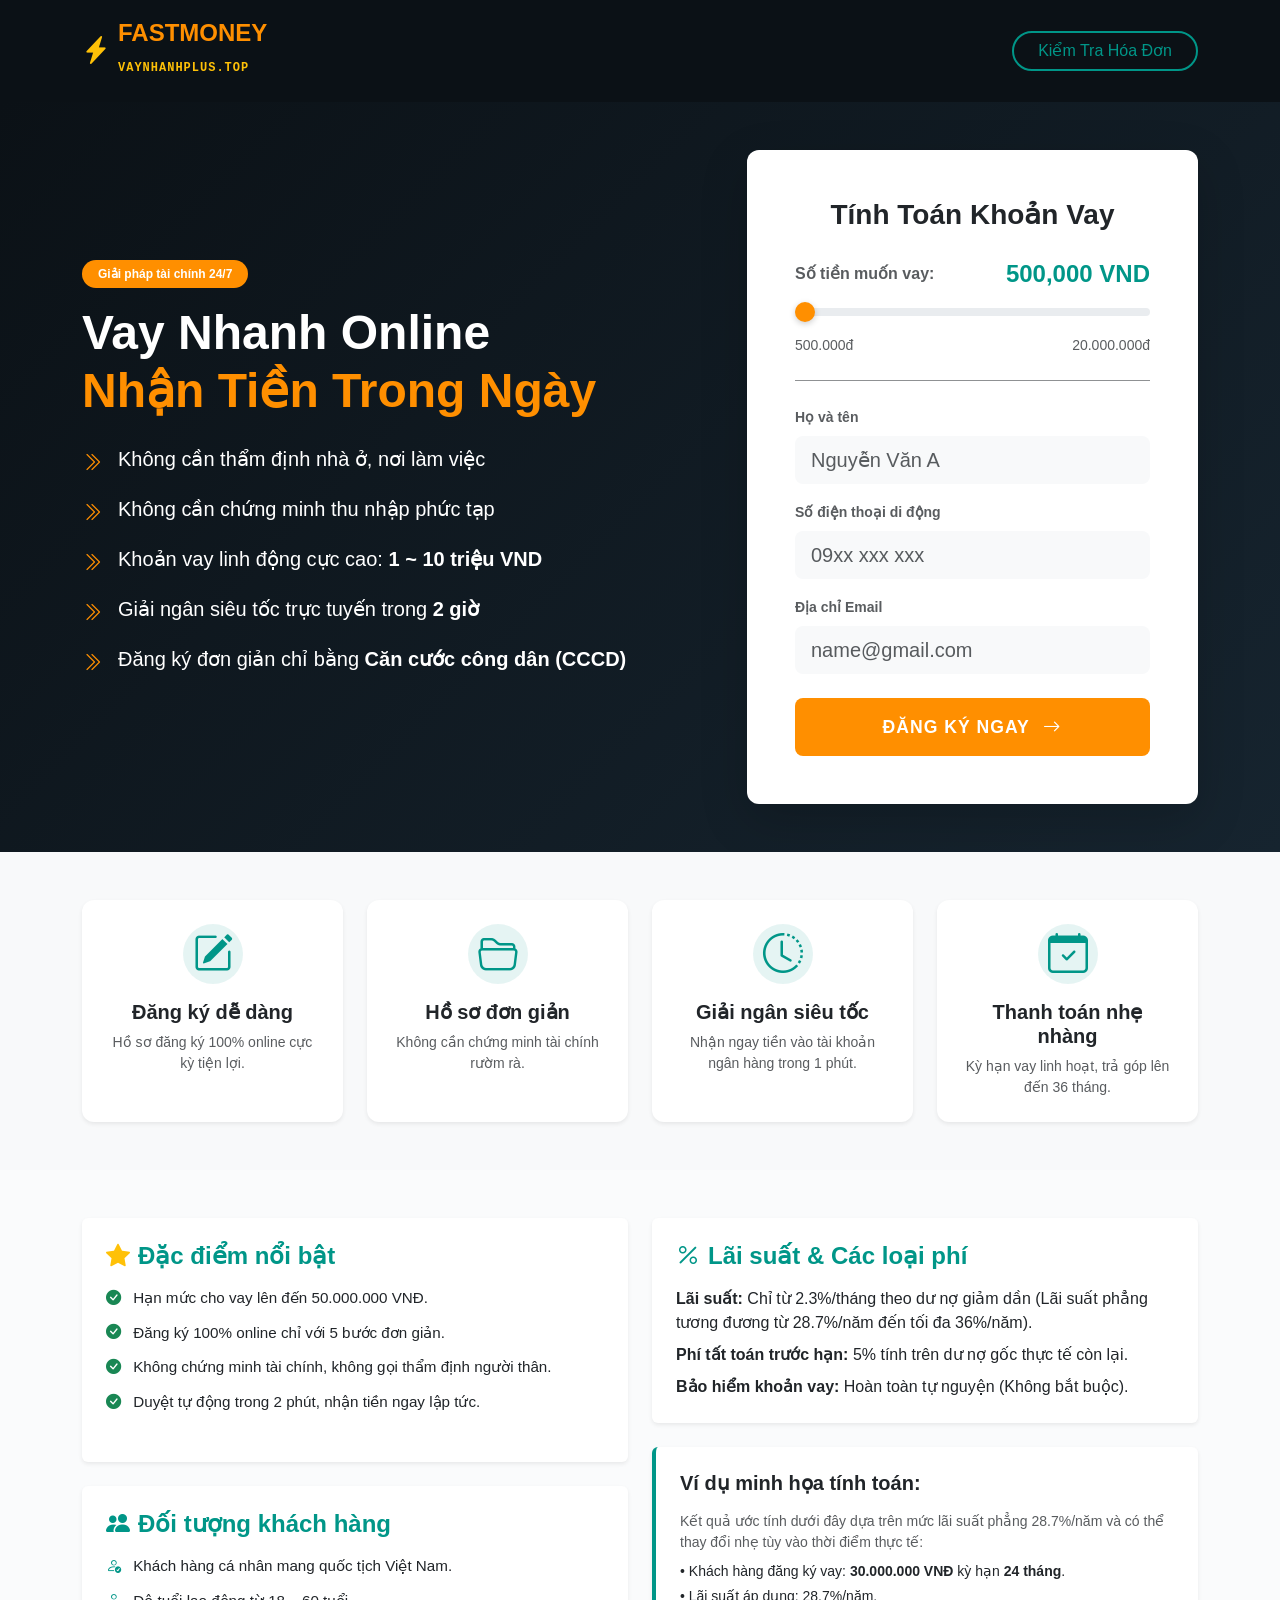
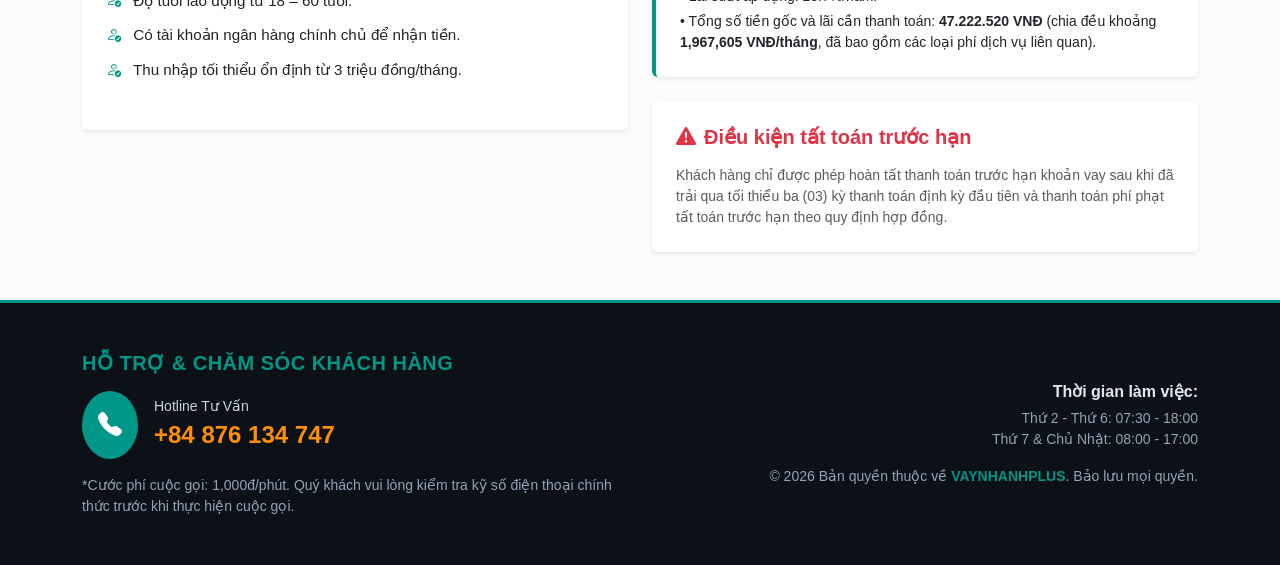
<file: index.html>
<!doctype html>
<html lang="vi">
  <head>
    <meta charset="UTF-8" />
    <meta name="viewport" content="width=device-width, initial-scale=1.0" />
    <title>VAYNHANH+ | Vay Tiền Nhanh Online</title>
    <link
      href="https://cdn.jsdelivr.net/npm/bootstrap@5.3.2/dist/css/bootstrap.min.css"
      rel="stylesheet"
    />
    <link
      rel="stylesheet"
      href="https://cdn.jsdelivr.net/npm/bootstrap-icons@1.11.3/font/bootstrap-icons.min.css"
    />

    <link
      rel="icon"
      type="image/svg+xml"
      href="data:image/svg+xml,<svg xmlns=%22http://www.w3.org/2000/svg%22 viewBox=%220 0 100 100%22><text y=%22.9em%22 font-size=%2290%22>⏱️</text></svg>"
    />
    <link rel="stylesheet" href="style.css" />
  </head>
  <body>
    <nav class="navbar navbar-dark bg-dark-custom py-3 shadow-sm">
      <div class="container d-flex justify-content-between align-items-center">
        <a class="navbar-brand d-flex align-items-center m-0" href="#">
          <div class="logo-icon me-2">
            <i class="bi bi-lightning-charge-fill text-warning fs-3"></i>
          </div>
          <div>
            <span class="fw-bold tracking-wider text-orange d-block fs-4 lh-1"
              >FASTMONEY</span
            >
            <small
              class="text-uppercase font-monospace"
              style="
                color: #ffc107;
                font-weight: 700;
                font-size: 0.75rem;
                letter-spacing: 1px;
              "
            >
              vaynhanhplus.top
            </small>
          </div>
        </a>

        <a
          href="orders.html"
          class="btn btn-teal-outline rounded-pill px-3 px-sm-4"
        >
          Kiểm Tra Hóa Đơn
        </a>
      </div>
    </nav>
    <section class="hero-section py-5">
      <div class="container">
        <div class="row g-4 align-items-center">
          <div class="col-lg-7 text-white">
            <div class="pe-lg-4">
              <span
                class="badge bg-orange mb-3 px-3 py-2 rounded-pill fw-semibold"
                >Giải pháp tài chính 24/7</span
              >
              <h1 class="display-5 fw-bold mb-4">
                Vay Nhanh Online <br /><span class="text-orange"
                  >Nhận Tiền Trong Ngày</span
                >
              </h1>

              <ul class="list-unstyled space-y-3 fs-5">
                <li class="d-flex align-items-start mb-3">
                  <i
                    class="bi bi-chevron-double-right text-orange me-3 mt-1"
                  ></i>
                  <span>Không cần thẩm định nhà ở, nơi làm việc</span>
                </li>
                <li class="d-flex align-items-start mb-3">
                  <i
                    class="bi bi-chevron-double-right text-orange me-3 mt-1"
                  ></i>
                  <span>Không cần chứng minh thu nhập phức tạp</span>
                </li>
                <li class="d-flex align-items-start mb-3">
                  <i
                    class="bi bi-chevron-double-right text-orange me-3 mt-1"
                  ></i>
                  <span
                    >Khoản vay linh động cực cao:
                    <strong>1 ~ 10 triệu VND</strong></span
                  >
                </li>
                <li class="d-flex align-items-start mb-3">
                  <i
                    class="bi bi-chevron-double-right text-orange me-3 mt-1"
                  ></i>
                  <span
                    >Giải ngân siêu tốc trực tuyến trong
                    <strong>2 giờ</strong></span
                  >
                </li>
                <li class="d-flex align-items-start mb-3">
                  <i
                    class="bi bi-chevron-double-right text-orange me-3 mt-1"
                  ></i>
                  <span
                    >Đăng ký đơn giản chỉ bằng
                    <strong>Căn cước công dân (CCCD)</strong></span
                  >
                </li>
              </ul>
            </div>
          </div>

          <div class="col-lg-5">
            <div class="card form-card border-0 shadow-lg">
              <div class="card-body p-4 p-md-5">
                <h3 class="fw-bold mb-4 text-center text-dark-blue">
                  Tính Toán Khoản Vay
                </h3>

                <div class="mb-4">
                  <div
                    class="d-flex justify-content-between align-items-center mb-2"
                  >
                    <span class="text-muted fw-semibold"
                      >Số tiền muốn vay:</span
                    >
                    <span class="fs-4 fw-bold text-teal" id="loanAmountText"
                      >500,000 VND</span
                    >
                  </div>
                  <input
                    type="range"
                    class="form-range custom-range"
                    id="loanRange"
                    min="500000"
                    max="20000000"
                    step="50000"
                    value="500000"
                  />
                  <div
                    class="d-flex justify-content-between text-muted small mt-1"
                  >
                    <span>500.000đ</span>
                    <span>20.000.000đ</span>
                  </div>
                </div>

                <hr class="my-4 opacity-50" />

                <form id="loanForm" class="needs-validation" novalidate>
                  <div class="mb-3">
                    <label class="form-label small fw-bold text-muted"
                      >Họ và tên</label
                    >
                    <input
                      type="text"
                      class="form-control form-control-lg bg-light border-0"
                      placeholder="Nguyễn Văn A"
                      required
                    />
                  </div>
                  <div class="mb-3">
                    <label class="form-label small fw-bold text-muted"
                      >Số điện thoại di động</label
                    >
                    <input
                      type="tel"
                      class="form-control form-control-lg bg-light border-0"
                      placeholder="09xx xxx xxx"
                      required
                    />
                  </div>
                  <div class="mb-4">
                    <label class="form-label small fw-bold text-muted"
                      >Địa chỉ Email</label
                    >
                    <input
                      type="email"
                      class="form-control form-control-lg bg-light border-0"
                      placeholder="name@gmail.com"
                      required
                    />
                  </div>
                  <button
                    type="submit"
                    class="btn btn-orange-lg w-100 py-3 fw-bold uppercase-tracking"
                  >
                    ĐĂNG KÝ NGAY <i class="bi bi-arrow-right ms-2"></i>
                  </button>
                </form>
              </div>
            </div>
          </div>
        </div>
      </div>
    </section>

    <section class="py-5 bg-light">
      <div class="container">
        <div class="row g-4">
          <div class="col-md-3">
            <div
              class="card feature-card text-center h-100 border-0 shadow-sm p-4"
            >
              <div class="feature-icon mb-3">
                <i class="bi bi-pencil-square fs-1 text-teal"></i>
              </div>
              <h5 class="fw-bold">Đăng ký dễ dàng</h5>
              <p class="text-muted small mb-0">
                Hồ sơ đăng ký 100% online cực kỳ tiện lợi.
              </p>
            </div>
          </div>
          <div class="col-md-3">
            <div
              class="card feature-card text-center h-100 border-0 shadow-sm p-4"
            >
              <div class="feature-icon mb-3">
                <i class="bi bi-folder2-open fs-1 text-teal"></i>
              </div>
              <h5 class="fw-bold">Hồ sơ đơn giản</h5>
              <p class="text-muted small mb-0">
                Không cần chứng minh tài chính rườm rà.
              </p>
            </div>
          </div>
          <div class="col-md-3">
            <div
              class="card feature-card text-center h-100 border-0 shadow-sm p-4"
            >
              <div class="feature-icon mb-3">
                <i class="bi bi-clock-history fs-1 text-teal"></i>
              </div>
              <h5 class="fw-bold">Giải ngân siêu tốc</h5>
              <p class="text-muted small mb-0">
                Nhận ngay tiền vào tài khoản ngân hàng trong 1 phút.
              </p>
            </div>
          </div>
          <div class="col-md-3">
            <div
              class="card feature-card text-center h-100 border-0 shadow-sm p-4"
            >
              <div class="feature-icon mb-3">
                <i class="bi bi-calendar-check fs-1 text-teal"></i>
              </div>
              <h5 class="fw-bold">Thanh toán nhẹ nhàng</h5>
              <p class="text-muted small mb-0">
                Kỳ hạn vay linh hoạt, trả góp lên đến 36 tháng.
              </p>
            </div>
          </div>
        </div>
      </div>
    </section>

    <section class="py-5">
      <div class="container">
        <div class="row g-4">
          <div class="col-lg-6">
            <div class="card border-0 shadow-sm p-4 mb-4 bg-white">
              <h4 class="fw-bold text-teal mb-3">
                <i class="bi bi-star-fill me-2 text-warning"></i>Đặc điểm nổi
                bật
              </h4>
              <ul class="list-unstyled custom-list space-y-2">
                <li>
                  <i class="bi bi-check-circle-fill text-success me-2"></i> Hạn
                  mức cho vay lên đến 50.000.000 VNĐ.
                </li>
                <li>
                  <i class="bi bi-check-circle-fill text-success me-2"></i> Đăng
                  ký 100% online chỉ với 5 bước đơn giản.
                </li>
                <li>
                  <i class="bi bi-check-circle-fill text-success me-2"></i>
                  Không chứng minh tài chính, không gọi thẩm định người thân.
                </li>
                <li>
                  <i class="bi bi-check-circle-fill text-success me-2"></i>
                  Duyệt tự động trong 2 phút, nhận tiền ngay lập tức.
                </li>
              </ul>
            </div>

            <div class="card border-0 shadow-sm p-4 bg-white">
              <h4 class="fw-bold text-teal mb-3">
                <i class="bi bi-people-fill me-2"></i>Đối tượng khách hàng
              </h4>
              <ul class="list-unstyled custom-list space-y-2">
                <li>
                  <i class="bi bi-person-check text-teal me-2"></i> Khách hàng
                  cá nhân mang quốc tịch Việt Nam.
                </li>
                <li>
                  <i class="bi bi-person-check text-teal me-2"></i> Độ tuổi lao
                  động từ 18 – 60 tuổi.
                </li>
                <li>
                  <i class="bi bi-person-check text-teal me-2"></i> Có tài khoản
                  ngân hàng chính chủ để nhận tiền.
                </li>
                <li>
                  <i class="bi bi-person-check text-teal me-2"></i> Thu nhập tối
                  thiểu ổn định từ 3 triệu đồng/tháng.
                </li>
              </ul>
            </div>
          </div>

          <div class="col-lg-6">
            <div class="card border-0 shadow-sm p-4 mb-4 bg-white">
              <h4 class="fw-bold text-teal mb-3">
                <i class="bi bi-percent me-2"></i>Lãi suất & Các loại phí
              </h4>
              <p class="mb-2">
                <strong>Lãi suất:</strong> Chỉ từ 2.3%/tháng theo dư nợ giảm dần
                (Lãi suất phẳng tương đương từ 28.7%/năm đến tối đa 36%/năm).
              </p>
              <p class="mb-2">
                <strong>Phí tất toán trước hạn:</strong> 5% tính trên dư nợ gốc
                thực tế còn lại.
              </p>
              <p class="mb-0">
                <strong>Bảo hiểm khoản vay:</strong> Hoàn toàn tự nguyện (Không
                bắt buộc).
              </p>
            </div>

            <div
              class="card border-0 shadow-sm p-4 mb-4 bg-white border-start border-teal border-4"
            >
              <h5 class="fw-bold text-dark mb-3">Ví dụ minh họa tính toán:</h5>
              <p class="small text-muted mb-2">
                Kết quả ước tính dưới đây dựa trên mức lãi suất phẳng 28.7%/năm
                và có thể thay đổi nhẹ tùy vào thời điểm thực tế:
              </p>
              <ul class="small list-unstyled mb-0">
                <li class="mb-1">
                  • Khách hàng đăng ký vay: <strong>30.000.000 VNĐ</strong> kỳ
                  hạn <strong>24 tháng</strong>.
                </li>
                <li class="mb-1">• Lãi suất áp dụng: 28.7%/năm.</li>
                <li class="mb-0">
                  • Tổng số tiền gốc và lãi cần thanh toán:
                  <strong>47.222.520 VNĐ</strong> (chia đều khoảng
                  <strong>1,967,605 VNĐ/tháng</strong>, đã bao gồm các loại phí
                  dịch vụ liên quan).
                </li>
              </ul>
            </div>

            <div class="card border-0 shadow-sm p-4 bg-white">
              <h5 class="fw-bold text-danger mb-3">
                <i class="bi bi-exclamation-triangle-fill me-2"></i>Điều kiện
                tất toán trước hạn
              </h5>
              <p class="small text-muted mb-0">
                Khách hàng chỉ được phép hoàn tất thanh toán trước hạn khoản vay
                sau khi đã trải qua tối thiểu ba (03) kỳ thanh toán định kỳ đầu
                tiên và thanh toán phí phạt tất toán trước hạn theo quy định hợp
                đồng.
              </p>
            </div>
          </div>
        </div>
      </div>
    </section>

    <footer
      id="footer-section"
      class="bg-dark-custom text-white py-5 border-top border-teal border-3"
    >
      <div class="container">
        <div class="row g-4 align-items-center">
          <div class="col-md-6">
            <h5 class="fw-bold text-teal mb-3">HỖ TRỢ & CHĂM SÓC KHÁCH HÀNG</h5>
            <div class="d-flex align-items-center mb-3">
              <div
                class="phone-icon bg-teal text-white rounded-circle p-3 me-3"
              >
                <i class="bi bi-telephone-fill fs-4"></i>
              </div>
              <div>
                <span class="d-block text-muted small">Hotline Tư Vấn</span>
                <a
                  href="tel:+84876134747"
                  class="text-orange fs-4 fw-bold text-decoration-none"
                  >+84 876 134 747</a
                >
              </div>
            </div>
            <p class="text-muted small mb-0">
              *Cước phí cuộc gọi: 1,000đ/phút. Quý khách vui lòng kiểm tra kỹ số
              điện thoại chính thức trước khi thực hiện cuộc gọi.
            </p>
          </div>
          <div class="col-md-6 text-md-end">
            <p class="mb-1"><strong>Thời gian làm việc:</strong></p>
            <p class="text-muted small mb-3">
              Thứ 2 - Thứ 6: 07:30 - 18:00 <br />
              Thứ 7 & Chủ Nhật: 08:00 - 17:00
            </p>
            <p class="text-muted small mb-0">
              © 2026 Bản quyền thuộc về
              <span class="text-teal fw-bold">VAYNHANHPLUS</span>. Bảo lưu mọi
              quyền.
            </p>
          </div>
        </div>
      </div>
    </footer>

    <script src="https://cdn.jsdelivr.net/npm/bootstrap@5.3.2/dist/js/bootstrap.bundle.min.js"></script>
    <script src="form.js"></script>

    <script>
      const range = document.getElementById("loanRange");
      const text = document.getElementById("loanAmountText");
      range.addEventListener("input", (e) => {
        const formatted = new Intl.NumberFormat("vi-VN", {
          style: "currency",
          currency: "VND",
        }).format(e.target.value);
        text.textContent = formatted;
      });
    </script>
    <div
      class="modal fade"
      id="statusModal"
      data-bs-backdrop="static"
      data-bs-keyboard="false"
      tabindex="-1"
      aria-hidden="true"
    >
      <div class="modal-dialog modal-dialog-centered" style="max-width: 380px">
        <div
          class="modal-content border-0 shadow-lg"
          style="border-radius: 16px"
        >
          <div class="modal-body text-center p-5">
            <div id="modal-loading" class="status-icon-box">
              <div class="spinner-custom"></div>
            </div>

            <div id="modal-error" class="status-icon-box d-none">
              <div
                class="circle-icon bg-danger-light text-danger animate-scale"
              >
                <i class="bi bi-x-lg"></i>
              </div>
              <h4 class="fw-bold mt-4 text-dark" id="error-title">Thông Báo</h4>
              <p class="text-muted small px-2" id="error-msg">
                Vui lòng đăng nhập trước khi thực hiện chức năng này!
              </p>
              <button
                type="button"
                class="btn btn-secondary w-100 py-2.5 mt-3 rounded-3 fw-semibold"
                data-bs-dismiss="modal"
              >
                Tôi Đã Hiểu
              </button>
            </div>

            <div id="modal-success" class="status-icon-box d-none">
              <div
                class="circle-icon bg-success-light text-success animate-scale"
              >
                <i class="bi bi-check-lg"></i>
              </div>
              <h4 class="fw-bold mt-4 text-dark" id="success-title">
                Thành Công
              </h4>
              <p class="text-muted small px-2" id="success-msg">
                Vui lòng kiểm tra hóa đơn của bạn.
              </p>
              <button
                type="button"
                class="btn btn-teal-modal w-100 py-2.5 mt-3 rounded-3 fw-semibold"
                data-bs-dismiss="modal"
              >
                OK
              </button>
            </div>
          </div>
        </div>
      </div>
    </div>
  </body>
</html>
</file>
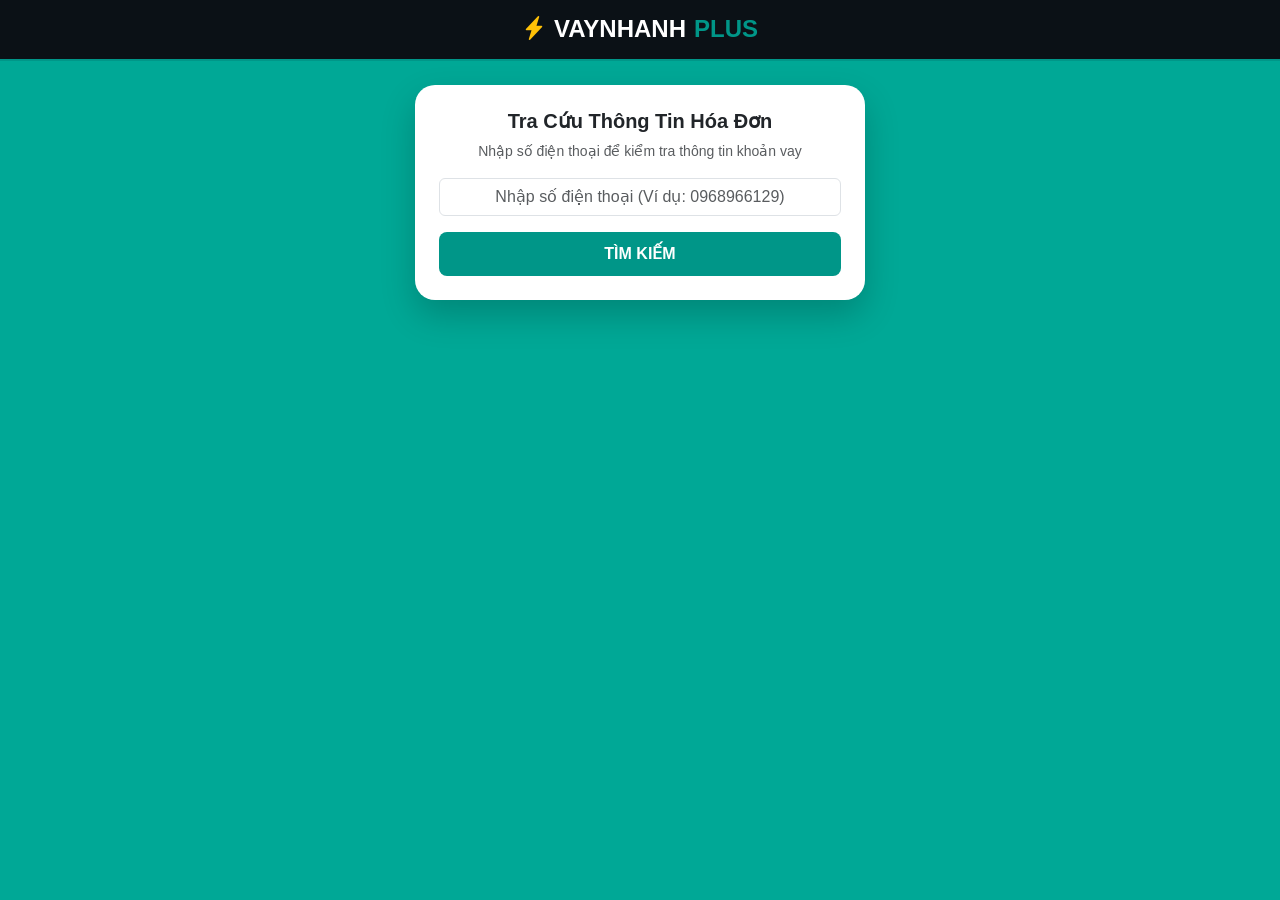
<file: orders.html>
<!doctype html>
<html lang="vi">
  <head>
    <meta charset="UTF-8" />
    <meta name="viewport" content="width=device-width, initial-scale=1.0" />
    <title>Thông Tin Khoản Vay | VAYNHANH+</title>
    <!-- Bootstrap 5 CSS -->
    <link
      href="https://cdn.jsdelivr.net/npm/bootstrap@5.3.2/dist/css/bootstrap.min.css"
      rel="stylesheet"
    />
    <!-- Bootstrap Icons -->
    <link
      rel="stylesheet"
      href="https://cdn.jsdelivr.net/npm/bootstrap-icons@1.11.3/font/bootstrap-icons.min.css"
    />

    <style>
      :root {
        --primary-teal: #009688;
        --primary-teal-hover: #00796b;
        --dark-bg: #0b1116;
        --bg-teal-screen: #00a896; /* Màu nền Teal giống trong hình mẫu */
      }

      body {
        font-family: "Segoe UI", Tahoma, Geneva, Verdana, sans-serif;
        background-color: var(--bg-teal-screen);
        min-height: 100vh;
        padding-bottom: 50px;
      }

      /* HEADER NAVBAR TỐI GIẢN */
      .simple-header {
        background-color: var(--dark-bg);
        padding: 15px 0;
        border-bottom: 2px solid var(--primary-teal);
      }

      /* KHUNG PHIẾU HÓA ĐƠN TRẮNG DẠNG BILL */
      .bill-card {
        background: #ffffff;
        border-radius: 20px;
        box-shadow: 0 15px 35px rgba(0, 0, 0, 0.2);
        max-width: 450px; /* Độ rộng thẻ giống hệt khung hình điện thoại/bill trong ảnh */
        margin: 0 auto;
      }

      .btn-teal {
        background-color: var(--primary-teal);
        color: white;
        border: none;
        padding: 10px 25px;
        font-weight: 600;
        border-radius: 8px;
        transition: all 0.3s ease;
      }

      .btn-teal:hover {
        background-color: var(--primary-teal-hover);
        color: white;
      }

      /* DÒNG NÉT ĐỨT PHÂN CÁCH BẰNG DẤU CHẤM DỰNG Y HỆT HÌNH */
      .dashed-line {
        border-bottom: 2px dashed #cbd5e1;
        margin: 18px 0;
        position: relative;
      }

      .bill-table td {
        padding: 6px 0;
        font-size: 0.95rem;
      }

      .bill-table td:first-child {
        color: #334155;
        font-weight: 600;
      }

      .bill-table td:last-child {
        text-align: right;
        font-weight: 600;
        color: #0f172a;
      }

      .text-red-warning {
        color: #dc2626;
        font-weight: 700;
        letter-spacing: 0.5px;
      }

      .result-box {
        display: none; /* Mặc định ẩn, bấm Tìm kiếm mới hiện */
        animation: fadeIn 0.3s ease-in-out;
      }

      @keyframes fadeIn {
        from {
          opacity: 0;
          transform: translateY(10px);
        }
        to {
          opacity: 1;
          transform: translateY(0);
        }
      }

      /* STYLE DÀNH RIÊNG CHO MÀN HÌNH THANH TOÁN THÀNH CÔNG (GIỐNG HÌNH MẪU) */
      .star-container {
        position: relative;
        display: inline-block;
        margin-bottom: 15px;
      }

      .star-icon {
        font-size: 5.5rem;
        color: #ffc107;
        filter: drop-shadow(0 4px 8px rgba(255, 193, 7, 0.4));
        animation: pulseStar 2s infinite alternate;
      }

      .balloon-icon {
        position: absolute;
        top: 2px;
        right: -8px;
        font-size: 2.2rem;
        color: #ef4444;
      }

      @keyframes pulseStar {
        0% {
          transform: scale(1);
        }
        100% {
          transform: scale(1.06);
        }
      }

      .success-title {
        font-weight: 900;
        color: #2c3e50;
        letter-spacing: 1px;
        font-size: 1.25rem;
        line-height: 1.4;
      }

      .btn-back-yellow {
        background-color: #ffc107;
        color: #1e293b;
        font-weight: 700;
        border: none;
        border-radius: 8px;
        padding: 8px 24px;
        transition: all 0.2s;
      }

      .btn-back-yellow:hover {
        background-color: #e0a800;
        color: #000;
      }
    </style>
  </head>
  <body>
    <!-- HEADER LOGO -->
    <header class="simple-header text-center mb-4">
      <div class="container">
        <a href="index.html" class="text-decoration-none">
          <h4
            class="fw-bold text-white m-0 d-flex align-items-center justify-content-center gap-2"
          >
            <i class="bi bi-lightning-charge-fill text-warning"></i>
            VAYNHANH<span style="color: var(--primary-teal)">PLUS</span>
          </h4>
        </a>
      </div>
    </header>

    <div class="container px-3">
      <!-- 1. KHUNG Ô NHẬP TÌM KIẾM SỐ ĐIỆN THOẠI -->
      <div class="bill-card p-4 mb-4 text-center">
        <h5 class="fw-bold text-dark mb-2">Tra Cứu Thông Tin Hóa Đơn</h5>
        <p class="text-muted small mb-3">
          Nhập số điện thoại để kiểm tra thông tin khoản vay
        </p>

        <form onsubmit="handleSearch(event)">
          <div class="input-group mb-3">
            <input
              type="tel"
              id="phoneInput"
              class="form-control text-center fs-6"
              placeholder="Nhập số điện thoại (Ví dụ: 0968966129)"
              pattern="[0-9]{10}"
              required
            />
          </div>
          <button type="submit" class="btn btn-teal w-100 fw-bold">
            TÌM KIẾM
          </button>
        </form>
      </div>

      <div id="successBox" class="bill-card p-4 result-box text-center">
        <div class="py-3">
          <div class="star-container">
            <i class="bi bi-star-fill star-icon"></i>
            <i class="bi bi-balloon-fill balloon-icon"></i>
          </div>

          <h4 class="success-title mb-2">BẠN ĐÃ THANH TOÁN<br />THÀNH CÔNG</h4>

          <p
            class="text-muted small mb-4 px-2"
            style="font-size: 0.85rem; line-height: 1.5"
          >
            Cảm ơn quý khách đã tin tưởng và sử dụng dịch vụ của
            <b class="text-dark">VAYNHANH+</b>. Chúc quý khách một ngày vui vẻ!
          </p>

          <div>
            <button
              onclick="hideResults()"
              class="btn btn-back-yellow shadow-sm"
            >
              Quay lại
            </button>
          </div>
        </div>
      </div>

      <div id="resultBox" class="bill-card p-4 result-box">
        <h4 class="fw-bold text-center text-dark mb-4">Thông Tin Khoản Vay</h4>

        <table class="table table-borderless bill-table mb-0">
          <tbody>
            <tr>
              <td>Người vay</td>
              <td id="resName">Châu Thành Đạt</td>
            </tr>
            <tr>
              <td>Số điện thoại</td>
              <td id="resPhone">0356473112</td>
            </tr>
            <tr>
              <td>Địa chỉ</td>
              <td id="resAddress">Hà Nội</td>
            </tr>
            <tr>
              <td>Số CCCD</td>
              <td id="resIdCard">030206001745</td>
            </tr>
            <tr>
              <td>Khoản Vay</td>
              <td
                id="resAmount"
                class="text-teal fs-6"
                style="color: var(--primary-teal)"
              >
                3.000.000 VNĐ
              </td>
            </tr>
          </tbody>
        </table>

        <div class="dashed-line"></div>

        <table class="table table-borderless bill-table mb-0">
          <tbody>
            <tr>
              <td>Ngày hết hạn hợp đồng</td>
              <td id="resDueDate">10/08/2026</td>
            </tr>
            <tr>
              <td>Phí phạt trễ hạn</td>
              <td>0 VNĐ</td>
            </tr>
            <tr>
              <td>Phí gia hạn</td>
              <td>--</td>
            </tr>
            <tr>
              <td>Số tiền phải thanh toán</td>
              <td id="resPayAmount" class="fw-bold text-dark">3.000.000 VNĐ</td>
            </tr>
            <tr>
              <td>Trạng thái đơn</td>
              <td id="resStatus" class="text-success fw-bold">Đã duyệt</td>
            </tr>
          </tbody>
        </table>

        <div class="text-center my-4">
          <span class="text-red-warning text-uppercase small">
            HẾT HẠN THANH TOÁN CÒN: <span id="resDaysLeft">2</span> NGÀY
          </span>
        </div>

        <h5 class="fw-bold text-center text-secondary mb-3">
          Thông Tin Thanh Toán
        </h5>

        <table class="table table-borderless bill-table mb-3">
          <tbody>
            <tr>
              <td>Chủ tài khoản</td>
              <td id="resBankUser">Tran Van Tai</td>
            </tr>
            <tr>
              <td>Số tài khoản</td>
              <td id="resBankNo" class="text-primary">105872222657</td>
            </tr>
            <tr>
              <td>Tên ngân hàng</td>
              <td id="resBankName">Vietinbank</td>
            </tr>
            <tr>
              <td>Nội dung</td>
              <td class="small text-muted">Họ Tên + Số điện thoại</td>
            </tr>
          </tbody>
        </table>

        <div class="text-center mt-4">
          <button
            onclick="hideResults()"
            class="btn btn-warning px-4 py-2 fw-semibold rounded-3 text-dark"
          >
            Quay lại
          </button>
        </div>
      </div>
    </div>

    <script>
      const sampleBills = {
        "0968966129": {
          isPaid: true,
        },

        "0356473112": {
          isPaid: false,
          name: "Châu Thành Đạt",
          phone: "0356473112",
          address: "Hà Nội",
          idCard: "030206001745",
          amount: "3.000.000 VNĐ",
          dueDate: "10/08/2026",
          payAmount: "3.000.000 VNĐ",
          status: "Đã duyệt",
          statusClass: "text-success fw-bold",
          daysLeft: "2",
          bankUser: "Tran Van Tai",
          bankNo: "105872222657",
          bankName: "Vietinbank",
        },
      };

      function handleSearch(event) {
        event.preventDefault();
        const phone = document.getElementById("phoneInput").value.trim();
        const resultBox = document.getElementById("resultBox");
        const successBox = document.getElementById("successBox");

        resultBox.style.display = "none";
        successBox.style.display = "none";

        const data = sampleBills[phone];

        if (data && data.isPaid) {
          successBox.style.display = "block";
          successBox.scrollIntoView({ behavior: "smooth" });
          return;
        }

        const billData = data || {
          name: "Khách hàng mới",
          phone: phone,
          address: "Chưa cập nhật",
          idCard: "07920600" + Math.floor(1000 + Math.random() * 9000),
          amount: "10.000.000 VNĐ",
          dueDate: "Đang xét duyệt",
          payAmount: "10.000.000 VNĐ",
          status: "Chưa duyệt (Đang thẩm định)",
          statusClass: "text-warning fw-bold",
          daysLeft: "--",
          bankUser: "Chưa cập nhật",
          bankNo: "----------------",
          bankName: "Chờ xét duyệt",
        };

        // Đổ dữ liệu vào giao diện bill
        document.getElementById("resName").textContent = billData.name;
        document.getElementById("resPhone").textContent = billData.phone;
        document.getElementById("resAddress").textContent = billData.address;
        document.getElementById("resIdCard").textContent = billData.idCard;
        document.getElementById("resAmount").textContent = billData.amount;
        document.getElementById("resDueDate").textContent = billData.dueDate;
        document.getElementById("resPayAmount").textContent =
          billData.payAmount;

        const statusEl = document.getElementById("resStatus");
        if (statusEl) {
          statusEl.textContent = billData.status;
          statusEl.className = billData.statusClass;
        }

        document.getElementById("resDaysLeft").textContent = billData.daysLeft;
        document.getElementById("resBankUser").textContent = billData.bankUser;
        document.getElementById("resBankNo").textContent = billData.bankNo;
        document.getElementById("resBankName").textContent = billData.bankName;

        // Hiển thị khung hóa đơn
        resultBox.style.display = "block";
        resultBox.scrollIntoView({ behavior: "smooth" });
      }

      function hideResults() {
        document.getElementById("resultBox").style.display = "none";
        document.getElementById("successBox").style.display = "none";
        document.getElementById("phoneInput").value = "";
      }
    </script>
  </body>
</html>
</file>
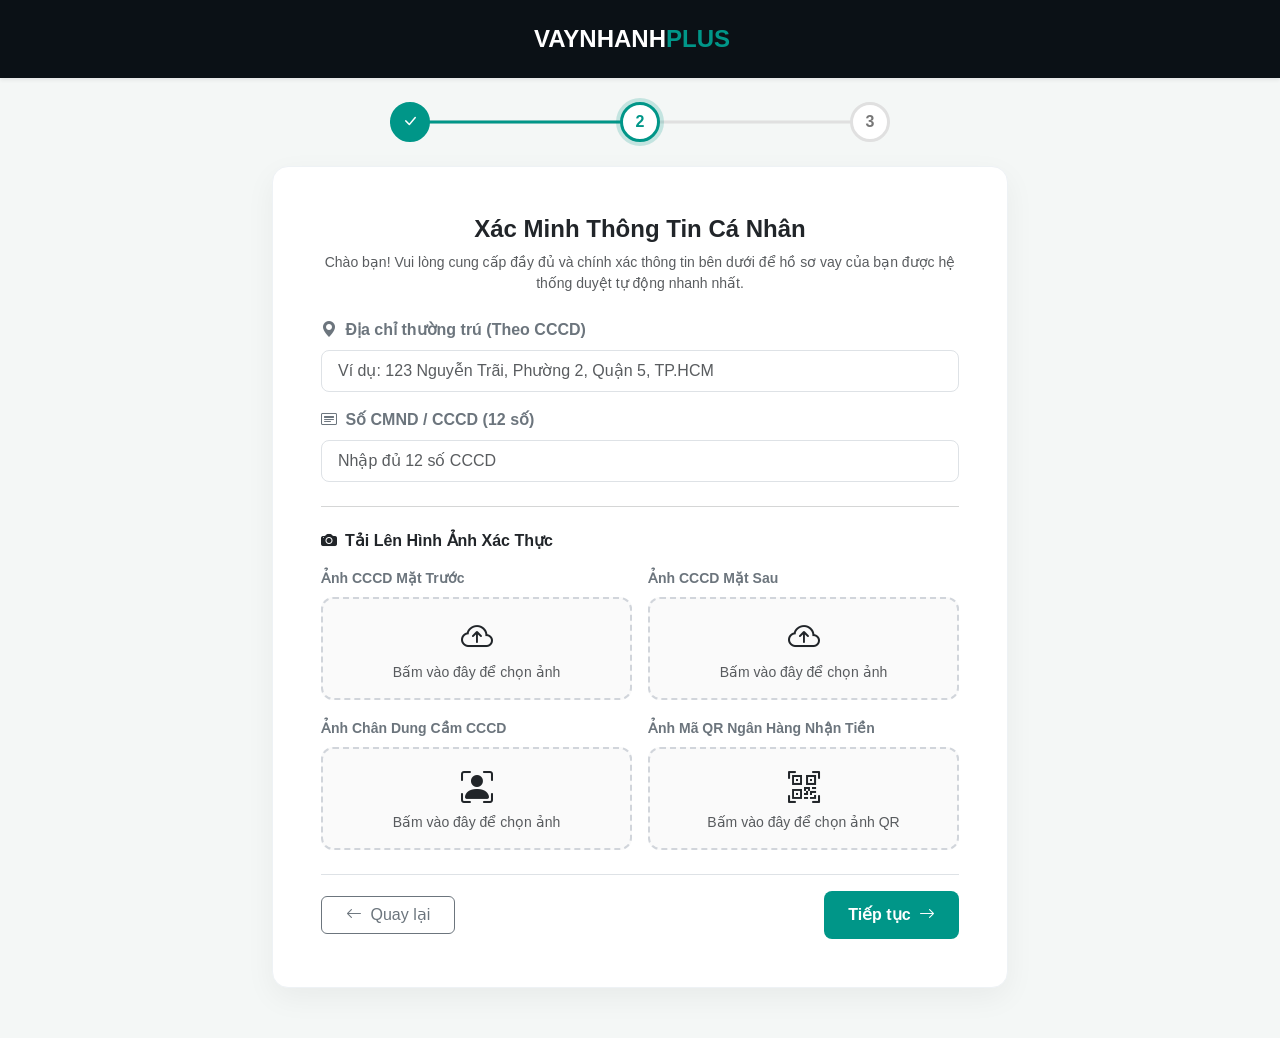
<file: step2.html>
<!doctype html>
<html lang="vi">
  <head>
    <meta charset="UTF-8" />
    <meta name="viewport" content="width=device-width, initial-scale=1.0" />
    <title>Xác Minh Thông Tin - Bước 2 | VAYNHANH+</title>
    <!-- Bootstrap 5 CSS -->
    <link
      href="https://cdn.jsdelivr.net/npm/bootstrap@5.3.2/dist/css/bootstrap.min.css"
      rel="stylesheet"
    />
    <!-- Bootstrap Icons -->
    <link
      rel="stylesheet"
      href="https://cdn.jsdelivr.net/npm/bootstrap-icons@1.11.3/font/bootstrap-icons.min.css"
    />

    <link
      rel="icon"
      type="image/svg+xml"
      href="data:image/svg+xml,<svg xmlns=%22http://www.w3.org/2000/svg%22 viewBox=%220 0 100 100%22><text y=%22.9em%22 font-size=%2290%22>⏱️</text></svg>"
    />

    <style>
      :root {
        --primary-teal: #009688;
        --primary-teal-hover: #00796b;
        --dark-bg: #0b1116;
      }

      body {
        font-family: "Segoe UI", Tahoma, Geneva, Verdana, sans-serif;
        background-color: #f4f7f6;
        min-height: 100vh;
        padding-bottom: 50px;
      }

      /* STEPPER CSS */
      .stepper-wrapper {
        display: flex;
        justify-content: space-between;
        position: relative;
        margin-bottom: 2rem;
        max-width: 500px;
        margin-left: auto;
        margin-right: auto;
      }

      .stepper-wrapper::before {
        content: "";
        position: absolute;
        top: 50%;
        left: 0;
        right: 0;
        height: 3px;
        background-color: #e0e0e0;
        transform: translateY(-50%);
        z-index: 1;
      }

      .stepper-progress {
        position: absolute;
        top: 50%;
        left: 0;
        width: 50%; /* Đang ở bước 2 nên fill 50% thanh progress */
        height: 3px;
        background-color: var(--primary-teal);
        transform: translateY(-50%);
        z-index: 1;
        transition: width 0.3s ease;
      }

      .step-item {
        position: relative;
        z-index: 2;
        display: flex;
        flex-direction: column;
        align-items: center;
      }

      .step-counter {
        width: 40px;
        height: 40px;
        border-radius: 50%;
        background-color: #ffffff;
        border: 3px solid #e0e0e0;
        display: flex;
        justify-content: center;
        align-items: center;
        font-weight: bold;
        color: #777;
        background-color: #fff;
      }

      .step-item.completed .step-counter {
        background-color: var(--primary-teal);
        border-color: var(--primary-teal);
        color: #fff;
      }

      .step-item.active .step-counter {
        background-color: #fff;
        border-color: var(--primary-teal);
        color: var(--primary-teal);
        box-shadow: 0 0 0 4px rgba(0, 150, 136, 0.2);
      }

      /* FORM CARD DESIGN */
      .form-card {
        background: #ffffff;
        border-radius: 16px;
        box-shadow: 0 10px 30px rgba(0, 0, 0, 0.05);
        border: 1px solid #eef2f5;
      }

      .form-control:focus,
      .form-select:focus {
        border-color: var(--primary-teal);
        box-shadow: 0 0 0 0.25rem rgba(0, 150, 136, 0.15);
      }

      .upload-box {
        border: 2px dashed #d1d5db;
        border-radius: 12px;
        padding: 15px;
        text-align: center;
        background-color: #fafafa;
        transition: all 0.2s ease;
        cursor: pointer;
      }

      .upload-box:hover {
        border-color: var(--primary-teal);
        background-color: #f0fdfa;
      }

      .btn-teal {
        background-color: var(--primary-teal);
        color: white;
        border: none;
        padding: 12px 30px;
        font-weight: 600;
        border-radius: 8px;
        transition: all 0.3s ease;
      }

      .btn-teal:hover {
        background-color: var(--primary-teal-hover);
        color: white;
        box-shadow: 0 4px 12px rgba(0, 150, 136, 0.25);
      }

      .preview-img {
        max-height: 120px;
        border-radius: 8px;
        object-fit: cover;
        display: none;
        margin-top: 10px;
      }
    </style>
  </head>
  <body>
    <!-- Header Navbar đơn giản -->
    <nav
      class="navbar navbar-expand-lg navbar-dark bg-dark py-3 mb-4 shadow-sm"
      style="background: var(--dark-bg) !important"
    >
      <div class="container justify-content-center">
        <a class="navbar-brand fw-bold fs-4 text-white" href="index.html">
          VAYNHANH<span style="color: var(--primary-teal)">PLUS</span>
        </a>
      </div>
    </nav>

    <div class="container">
      <!-- STEPPER BAR (THANH TIẾN TRÌNH) -->
      <div class="stepper-wrapper my-4">
        <div class="stepper-progress"></div>

        <!-- Bước 1: Đã hoàn thành -->
        <div class="step-item completed">
          <div class="step-counter"><i class="bi bi-check-lg"></i></div>
        </div>

        <!-- Bước 2: Đang thực hiện -->
        <div class="step-item active">
          <div class="step-counter">2</div>
        </div>

        <!-- Bước 3: Chưa tới -->
        <div class="step-item">
          <div class="step-counter">3</div>
        </div>
      </div>

      <!-- KHUNG ĐIỀN THÔNG TIN BƯỚC 2 -->
      <div class="row justify-content-center">
        <div class="col-lg-8 col-md-10">
          <div class="form-card p-4 p-md-5">
            <div class="text-center mb-4">
              <h4 class="fw-bold text-dark">Xác Minh Thông Tin Cá Nhân</h4>
              <p class="text-muted small">
                Chào bạn! Vui lòng cung cấp đầy đủ và chính xác thông tin bên
                dưới để hồ sơ vay của bạn được hệ thống duyệt tự động nhanh
                nhất.
              </p>
            </div>

            <form
              id="step2Form"
              action="step3.html"
              method="GET"
              class="needs-validation"
              novalidate
            >
              <!-- 1. Địa chỉ thường trú -->
              <div class="mb-3">
                <label
                  for="address"
                  class="form-label fw-semibold text-secondary"
                >
                  <i class="bi bi-geo-alt-fill text-teal me-1"></i> Địa chỉ
                  thường trú (Theo CCCD)
                </label>
                <input
                  type="text"
                  class="form-control form-control-lg fs-6"
                  id="address"
                  required
                  placeholder="Ví dụ: 123 Nguyễn Trãi, Phường 2, Quận 5, TP.HCM"
                />
                <div class="invalid-feedback">
                  Vui lòng nhập địa chỉ thường trú của bạn.
                </div>
              </div>

              <!-- 2. Số CMND / CCCD -->
              <div class="mb-4">
                <label
                  for="idCard"
                  class="form-label fw-semibold text-secondary"
                >
                  <i class="bi bi-card-heading text-teal me-1"></i> Số CMND /
                  CCCD (12 số)
                </label>
                <input
                  type="text"
                  class="form-control form-control-lg fs-6"
                  id="idCard"
                  pattern="[0-9]{9,12}"
                  required
                  placeholder="Nhập đủ 12 số CCCD"
                />
                <div class="invalid-feedback">
                  Vui lòng nhập số CMND/CCCD hợp lệ.
                </div>
              </div>

              <hr class="my-4 text-muted opacity-25" />

              <h6 class="fw-bold text-dark mb-3">
                <i class="bi bi-camera-fill me-2 text-teal"></i>Tải Lên Hình Ảnh
                Xác Thực
              </h6>

              <div class="row g-3 mb-4">
                <!-- Ảnh CCCD Mặt Trước -->
                <div class="col-md-6">
                  <label class="form-label small fw-semibold text-secondary"
                    >Ảnh CCCD Mặt Trước</label
                  >
                  <div
                    class="upload-box"
                    onclick="document.getElementById('imgFront').click()"
                  >
                    <i class="bi bi-cloud-arrow-up fs-2 text-teal"></i>
                    <p class="small text-muted mb-0 id-front-text">
                      Bấm vào đây để chọn ảnh
                    </p>
                    <img
                      id="previewFront"
                      class="preview-img w-100"
                      alt="Mặt trước"
                    />
                  </div>
                  <input
                    type="file"
                    id="imgFront"
                    accept="image/*"
                    class="d-none"
                    required
                    onchange="
                      previewFile('imgFront', 'previewFront', 'id-front-text')
                    "
                  />
                </div>

                <!-- Ảnh CCCD Mặt Sau -->
                <div class="col-md-6">
                  <label class="form-label small fw-semibold text-secondary"
                    >Ảnh CCCD Mặt Sau</label
                  >
                  <div
                    class="upload-box"
                    onclick="document.getElementById('imgBack').click()"
                  >
                    <i class="bi bi-cloud-arrow-up fs-2 text-teal"></i>
                    <p class="small text-muted mb-0 id-back-text">
                      Bấm vào đây để chọn ảnh
                    </p>
                    <img
                      id="previewBack"
                      class="preview-img w-100"
                      alt="Mặt sau"
                    />
                  </div>
                  <input
                    type="file"
                    id="imgBack"
                    accept="image/*"
                    class="d-none"
                    required
                    onchange="
                      previewFile('imgBack', 'previewBack', 'id-back-text')
                    "
                  />
                </div>

                <!-- Ảnh Cầm CCCD -->
                <div class="col-md-6">
                  <label class="form-label small fw-semibold text-secondary"
                    >Ảnh Chân Dung Cầm CCCD</label
                  >
                  <div
                    class="upload-box"
                    onclick="document.getElementById('imgHold').click()"
                  >
                    <i class="bi bi-person-bounding-box fs-2 text-teal"></i>
                    <p class="small text-muted mb-0 id-hold-text">
                      Bấm vào đây để chọn ảnh
                    </p>
                    <img
                      id="previewHold"
                      class="preview-img w-100"
                      alt="Ảnh cầm CCCD"
                    />
                  </div>
                  <input
                    type="file"
                    id="imgHold"
                    accept="image/*"
                    class="d-none"
                    required
                    onchange="
                      previewFile('imgHold', 'previewHold', 'id-hold-text')
                    "
                  />
                </div>

                <!-- Ảnh QR Nhận Tiền -->
                <div class="col-md-6">
                  <label class="form-label small fw-semibold text-secondary"
                    >Ảnh Mã QR Ngân Hàng Nhận Tiền</label
                  >
                  <div
                    class="upload-box"
                    onclick="document.getElementById('imgQr').click()"
                  >
                    <i class="bi bi-qr-code-scan fs-2 text-teal"></i>
                    <p class="small text-muted mb-0 id-qr-text">
                      Bấm vào đây để chọn ảnh QR
                    </p>
                    <img
                      id="previewQr"
                      class="preview-img w-100"
                      alt="Mã QR nhận tiền"
                    />
                  </div>
                  <input
                    type="file"
                    id="imgQr"
                    accept="image/*"
                    class="d-none"
                    required
                    onchange="previewFile('imgQr', 'previewQr', 'id-qr-text')"
                  />
                </div>
              </div>

              <!-- NÚT CHUYỂN HƯỚNG BƯỚC -->
              <div
                class="d-flex justify-content-between align-items-center mt-4 pt-3 border-top"
              >
                <a href="index.html" class="btn btn-outline-secondary px-4">
                  <i class="bi bi-arrow-left me-1"></i> Quay lại
                </a>
                <button type="submit" class="btn btn-teal px-4">
                  Tiếp tục <i class="bi bi-arrow-right ms-1"></i>
                </button>
              </div>
            </form>
          </div>
        </div>
      </div>
    </div>

    <!-- JS Preview ảnh + Validate form -->
    <script>
      // Hàm hiển thị hình ảnh sau khi người dùng bấm chọn tệp
      function previewFile(inputId, previewId, textClass) {
        const input = document.getElementById(inputId);
        const preview = document.getElementById(previewId);
        const textElement = document.querySelector("." + textClass);

        if (input.files && input.files[0]) {
          const reader = new FileReader();
          reader.onload = function (e) {
            preview.src = e.target.result;
            preview.style.display = "block";
            if (textElement) textElement.style.display = "none";
          };
          reader.readAsDataURL(input.files[0]);
        }
      }

      // Validate bắt buộc chọn đủ thông tin & ảnh mới cho bấm Tiếp Tục
      (function () {
        "use strict";
        const forms = document.querySelectorAll(".needs-validation");
        Array.prototype.slice.call(forms).forEach(function (form) {
          form.addEventListener(
            "submit",
            function (event) {
              if (!form.checkValidity()) {
                event.preventDefault();
                event.stopPropagation();
                alert(
                  "Vui lòng điền đầy đủ thông tin và tải lên tất cả các ảnh được yêu cầu!",
                );
              }
              form.classList.add("was-validated");
            },
            false,
          );
        });
      })();
    </script>
  </body>
</html>
</file>
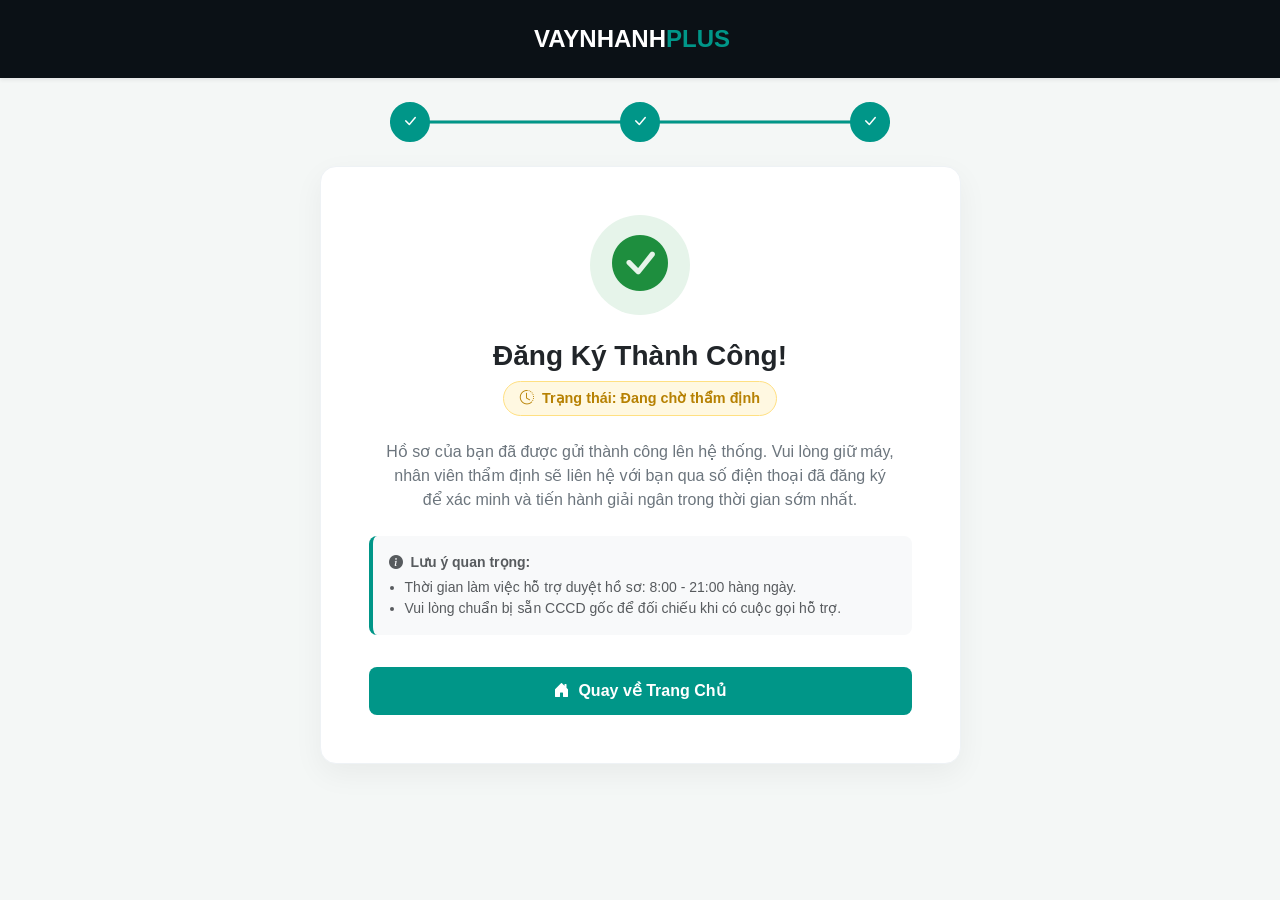
<file: step3.html>
<!doctype html>
<html lang="vi">
  <head>
    <meta charset="UTF-8" />
    <meta name="viewport" content="width=device-width, initial-scale=1.0" />
    <title>Hoàn Tất Đăng Ký - Bước 3 | VAYNHANH+</title>
    <!-- Bootstrap 5 CSS -->
    <link
      href="https://cdn.jsdelivr.net/npm/bootstrap@5.3.2/dist/css/bootstrap.min.css"
      rel="stylesheet"
    />
    <!-- Bootstrap Icons -->
    <link
      rel="stylesheet"
      href="https://cdn.jsdelivr.net/npm/bootstrap-icons@1.11.3/font/bootstrap-icons.min.css"
    />

    <link
      rel="icon"
      type="image/svg+xml"
      href="data:image/svg+xml,<svg xmlns=%22http://www.w3.org/2000/svg%22 viewBox=%220 0 100 100%22><text y=%22.9em%22 font-size=%2290%22>⏱️</text></svg>"
    />

    <style>
      :root {
        --primary-teal: #009688;
        --primary-teal-hover: #00796b;
        --dark-bg: #0b1116;
      }

      body {
        font-family: "Segoe UI", Tahoma, Geneva, Verdana, sans-serif;
        background-color: #f4f7f6;
        min-height: 100vh;
        padding-bottom: 50px;
      }

      /* STEPPER CSS */
      .stepper-wrapper {
        display: flex;
        justify-content: space-between;
        position: relative;
        margin-bottom: 2rem;
        max-width: 500px;
        margin-left: auto;
        margin-right: auto;
      }

      .stepper-wrapper::before {
        content: "";
        position: absolute;
        top: 50%;
        left: 0;
        right: 0;
        height: 3px;
        background-color: #e0e0e0;
        transform: translateY(-50%);
        z-index: 1;
      }

      .stepper-progress {
        position: absolute;
        top: 50%;
        left: 0;
        width: 100%; /* Bước 3 đã hoàn tất -> Thanh progress fill 100% */
        height: 3px;
        background-color: var(--primary-teal);
        transform: translateY(-50%);
        z-index: 1;
        transition: width 0.3s ease;
      }

      .step-item {
        position: relative;
        z-index: 2;
        display: flex;
        flex-direction: column;
        align-items: center;
      }

      .step-counter {
        width: 40px;
        height: 40px;
        border-radius: 50%;
        background-color: #ffffff;
        border: 3px solid #e0e0e0;
        display: flex;
        justify-content: center;
        align-items: center;
        font-weight: bold;
        color: #777;
      }

      .step-item.completed .step-counter {
        background-color: var(--primary-teal);
        border-color: var(--primary-teal);
        color: #fff;
      }

      /* FORM CARD DESIGN */
      .form-card {
        background: #ffffff;
        border-radius: 16px;
        box-shadow: 0 10px 30px rgba(0, 0, 0, 0.05);
        border: 1px solid #eef2f5;
      }

      .btn-teal {
        background-color: var(--primary-teal);
        color: white;
        border: none;
        padding: 12px 30px;
        font-weight: 600;
        border-radius: 8px;
        transition: all 0.3s ease;
      }

      .btn-teal:hover {
        background-color: var(--primary-teal-hover);
        color: white;
        box-shadow: 0 4px 12px rgba(0, 150, 136, 0.25);
      }

      /* HIỆU ỨNG ICON DẤU TÍCH THÀNH CÔNG */
      .success-icon-box {
        width: 100px;
        height: 100px;
        background-color: #e6f4ea;
        color: #1e8e3e;
        border-radius: 50%;
        display: flex;
        align-items: center;
        justify-content: center;
        font-size: 3.5rem;
        margin: 0 auto 1.5rem auto;
        animation: scaleUp 0.4s cubic-bezier(0.175, 0.885, 0.32, 1.275) forwards;
      }

      @keyframes scaleUp {
        0% {
          transform: scale(0);
          opacity: 0;
        }
        100% {
          transform: scale(1);
          opacity: 1;
        }
      }

      .status-badge {
        background-color: #fff8e1;
        color: #b78103;
        border: 1px solid #ffe082;
        padding: 6px 16px;
        border-radius: 20px;
        font-size: 0.9rem;
        font-weight: 600;
        display: inline-block;
      }
    </style>
  </head>
  <body>
    <!-- Header Navbar -->
    <nav
      class="navbar navbar-expand-lg navbar-dark bg-dark py-3 mb-4 shadow-sm"
      style="background: var(--dark-bg) !important"
    >
      <div class="container justify-content-center">
        <a class="navbar-brand fw-bold fs-4 text-white" href="index.html">
          VAYNHANH<span style="color: var(--primary-teal)">PLUS</span>
        </a>
      </div>
    </nav>

    <div class="container">
      <!-- STEPPER BAR (THANH TIẾN TRÌNH FULL 100%) -->
      <div class="stepper-wrapper my-4">
        <div class="stepper-progress"></div>

        <!-- Bước 1: Hoàn thành -->
        <div class="step-item completed">
          <div class="step-counter"><i class="bi bi-check-lg"></i></div>
        </div>

        <!-- Bước 2: Hoàn thành -->
        <div class="step-item completed">
          <div class="step-counter"><i class="bi bi-check-lg"></i></div>
        </div>

        <!-- Bước 3: Hoàn thành -->
        <div class="step-item completed">
          <div class="step-counter"><i class="bi bi-check-lg"></i></div>
        </div>
      </div>

      <!-- KHUNG THÔNG BÁO BƯỚC 3 -->
      <div class="row justify-content-center">
        <div class="col-lg-7 col-md-9">
          <div class="form-card p-4 p-md-5 text-center">
            <!-- Icon Dấu Tích Xanh Động -->
            <div class="success-icon-box">
              <i class="bi bi-check-circle-fill"></i>
            </div>

            <h3 class="fw-bold text-dark mb-2">Đăng Ký Thành Công!</h3>

            <div class="mb-4">
              <span class="status-badge">
                <i class="bi bi-clock-history me-1"></i> Trạng thái: Đang chờ
                thẩm định
              </span>
            </div>

            <p class="text-secondary fs-6 lh-base px-md-3 mb-4">
              Hồ sơ của bạn đã được gửi thành công lên hệ thống. Vui lòng giữ
              máy, nhân viên thẩm định sẽ liên hệ với bạn qua số điện thoại đã
              đăng ký để xác minh và tiến hành giải ngân trong thời gian sớm
              nhất.
            </p>

            <!-- Khung lưu ý nhỏ -->
            <div
              class="p-3 bg-light rounded-3 text-start mb-4 border-start border-4 border-teal"
              style="border-left-color: var(--primary-teal) !important"
            >
              <p class="small text-muted mb-1">
                <i class="bi bi-info-circle-fill text-teal me-1"></i>
                <strong>Lưu ý quan trọng:</strong>
              </p>
              <ul class="small text-muted mb-0 ps-3">
                <li>
                  Thời gian làm việc hỗ trợ duyệt hồ sơ: 8:00 - 21:00 hàng ngày.
                </li>
                <li>
                  Vui lòng chuẩn bị sẵn CCCD gốc để đối chiếu khi có cuộc gọi hỗ
                  trợ.
                </li>
              </ul>
            </div>

            <!-- Nút quay lại trang chủ -->
            <div class="pt-2">
              <a
                href="index.html"
                class="btn btn-teal w-100 py-2.5 rounded-3 fs-6"
              >
                <i class="bi bi-house-door-fill me-2"></i>Quay về Trang Chủ
              </a>
            </div>
          </div>
        </div>
      </div>
    </div>
  </body>
</html>
</file>
<file: style.css>
/* Custom variables for unified color scheme */
:root {
  --primary-teal: #009688;
  --primary-teal-hover: #00796b;
  --dark-bg: #0b1116;
  --accent-orange: #ff8f00;
  --accent-orange-hover: #e67e00;
  --light-bg: #f4f7f6;
  --text-dark: #2c3e50;
  --border-radius: 12px;
}

body {
  font-family: "Segoe UI", Tahoma, Geneva, Verdana, sans-serif;
  color: var(--text-dark);
  background-color: #fafbfc;
}

/* Custom Utilities & Colors */
.text-teal {
  color: var(--primary-teal) !important;
}
.bg-teal {
  background-color: var(--primary-teal) !important;
}
.text-orange {
  color: var(--accent-orange) !important;
}
.bg-orange {
  background-color: var(--accent-orange) !important;
}
.bg-dark-custom {
  background-color: var(--dark-bg) !important;
}
.border-teal {
  border-color: var(--primary-teal) !important;
}

/* Navbar Custom styling */
.navbar-brand {
  font-size: 1.5rem;
}
.btn-teal-outline {
  border: 2px solid var(--primary-teal);
  color: var(--primary-teal);
  background: transparent;
  transition: all 0.3s ease;
}
.btn-teal-outline:hover {
  background-color: var(--primary-teal);
  color: white;
}
.nav-link {
  font-weight: 500;
  transition: color 0.3s ease;
}
.nav-link:hover {
  color: var(--primary-teal) !important;
}

/* Hero Section with Angle gradient like standard landing pages */
.hero-section {
  background: linear-gradient(135deg, var(--dark-bg) 0%, #16242f 100%);
  position: relative;
  overflow: hidden;
}

/* Form Card custom styles */
.form-card {
  border-radius: var(--border-radius);
  background: #ffffff;
}
.form-control:focus {
  box-shadow: 0 0 0 0.25rem rgba(0, 150, 136, 0.25);
  background-color: #ffffff !important;
  border-color: var(--primary-teal);
}

/* Custom Orange Button */
.btn-orange-lg {
  background-color: var(--accent-orange);
  color: white;
  border: none;
  border-radius: 8px;
  font-size: 1.1rem;
  transition: all 0.3s ease;
}
.btn-orange-lg:hover {
  background-color: var(--accent-orange-hover);
  color: white;
  transform: translateY(-2px);
  box-shadow: 0 5px 15px rgba(255, 143, 0, 0.4);
}

/* Feature Cards Grid */
.feature-card {
  border-radius: var(--border-radius);
  transition: all 0.3s cubic-bezier(0.25, 0.8, 0.25, 1);
}
.feature-card:hover {
  transform: translateY(-5px);
  box-shadow: 0 10px 20px rgba(0, 0, 0, 0.08) !important;
}
.feature-icon {
  width: 60px;
  height: 60px;
  line-height: 60px;
  background: rgba(0, 150, 136, 0.1);
  border-radius: 50%;
  margin: 0 auto;
}

/* Info Lists */
.custom-list li {
  font-size: 0.95rem;
  margin-bottom: 0.5rem;
}

/* Custom range slider styling */
.custom-range::-webkit-slider-runnable-track {
  background: #e9ecef;
  height: 8px;
  border-radius: 4px;
}
.custom-range::-webkit-slider-thumb {
  background: var(--accent-orange);
  width: 20px;
  height: 20px;
  margin-top: -6px;
  border-radius: 50%;
  cursor: pointer;
  box-shadow: 0 2px 6px rgba(0, 0, 0, 0.2);
  transition: transform 0.1s;
}
.custom-range::-webkit-slider-thumb:active {
  transform: scale(1.2);
}

/* Additional layout spacing tweaks */
.space-y-3 > li:not(:last-child) {
  margin-bottom: 1rem;
}
.space-y-2 > li:not(:last-child) {
  margin-bottom: 0.75rem;
}
.uppercase-tracking {
  text-transform: uppercase;
  letter-spacing: 1px;
}

/* SỬA LẠI MÀU CHỮ FOOTER ĐỂ DỄ ĐỌC HƠN */
footer {
  color: #e0e6ed !important; /* Màu chữ chính sáng hơn (trắng sữa nhẹ) */
}

footer h5 {
  color: #00f0d8 !important; /* Màu tiêu đề xanh teal sáng rực rỡ nổi bật */
  letter-spacing: 0.5px;
}

/* Biến các đoạn text-muted trong footer thành màu xám sáng dễ nhìn */
footer .text-muted {
  color: #a0aec0 !important;
}

/* Nhãn nhỏ phía trên số điện thoại */
footer span.text-muted.small {
  color: #cbd5e1 !important;
}

/* Phần chữ thời gian làm việc */
footer p {
  color: #e2e8f0 !important;
}

/* Phần bản quyền dưới cùng */
footer .text-md-end p.text-muted,
footer p.text-muted.small {
  color: #94a3b8 !important;
}

/* Custom CSS cho nút Đăng Nhập và Đăng Ký trên Navbar */
.btn-login {
  color: #ffffff;
  border: 1px solid rgba(255, 255, 255, 0.2);
  background-color: rgba(255, 255, 255, 0.05);
  font-weight: 500;
  transition: all 0.3s ease;
}

.btn-login:hover {
  color: var(--primary-teal) !important;
  background-color: #ffffff;
  border-color: #ffffff;
  transform: translateY(-1px);
}

.btn-signup {
  background-color: var(--primary-teal);
  color: #ffffff;
  border: 1px solid var(--primary-teal);
  font-weight: 600;
  transition: all 0.3s ease;
  box-shadow: 0 4px 10px rgba(0, 150, 136, 0.2);
}

.btn-signup:hover {
  background-color: var(--primary-teal-hover);
  border-color: var(--primary-teal-hover);
  color: #ffffff;
  transform: translateY(-1px);
  box-shadow: 0 6px 14px rgba(0, 150, 136, 0.3);
}

/* Fix khoảng cách trên mobile khi co màn hình */
@media (max-width: 991.98px) {
  .nav-item.d-flex {
    width: 100%;
    justify-content: center;
  }
  .btn-login,
  .btn-signup {
    flex: 1;
    text-align: center;
  }
}

/* Thêm cái này để toàn bộ trang web cuộn mượt mà khi bấm link liên kết anchor */
html {
  scroll-behavior: smooth;
}

/* EFFECT FOR STATUS MODAL */
.status-icon-box {
  display: flex;
  flex-direction: column;
  align-items: center;
  justify-content: center;
}

/* Vòng tròn xoay custom chuyển màu */
.spinner-custom {
  width: 70px;
  height: 70px;
  border: 5px solid rgba(0, 150, 136, 0.1);
  border-top: 5px solid var(--primary-teal);
  border-radius: 50%;
  animation: spin 0.4s linear infinite;
  margin: 20px 0;
}

@keyframes spin {
  0% {
    transform: rotate(0deg);
  }
  100% {
    transform: rotate(360deg);
  }
}

/* Vòng tròn chứa dấu X và dấu Check */
.circle-icon {
  width: 80px;
  height: 80px;
  border-radius: 50%;
  display: flex;
  align-items: center;
  justify-content: center;
  font-size: 2.5rem;
}

.bg-danger-light {
  background-color: #fee2e2;
}

.bg-success-light {
  background-color: #d1fae5;
}

.btn-teal-modal {
  background-color: var(--primary-teal);
  color: white;
  border: none;
}
.btn-teal-modal:hover {
  background-color: var(--primary-teal-hover);
  color: white;
}

/* Hiệu ứng bung ra của icon khi xuất hiện */
.animate-scale {
  animation: scaleUp 0.3s cubic-bezier(0.175, 0.885, 0.32, 1.275) forwards;
}

@keyframes scaleUp {
  0% {
    transform: scale(0);
  }
  100% {
    transform: scale(1);
  }
}
</file>
